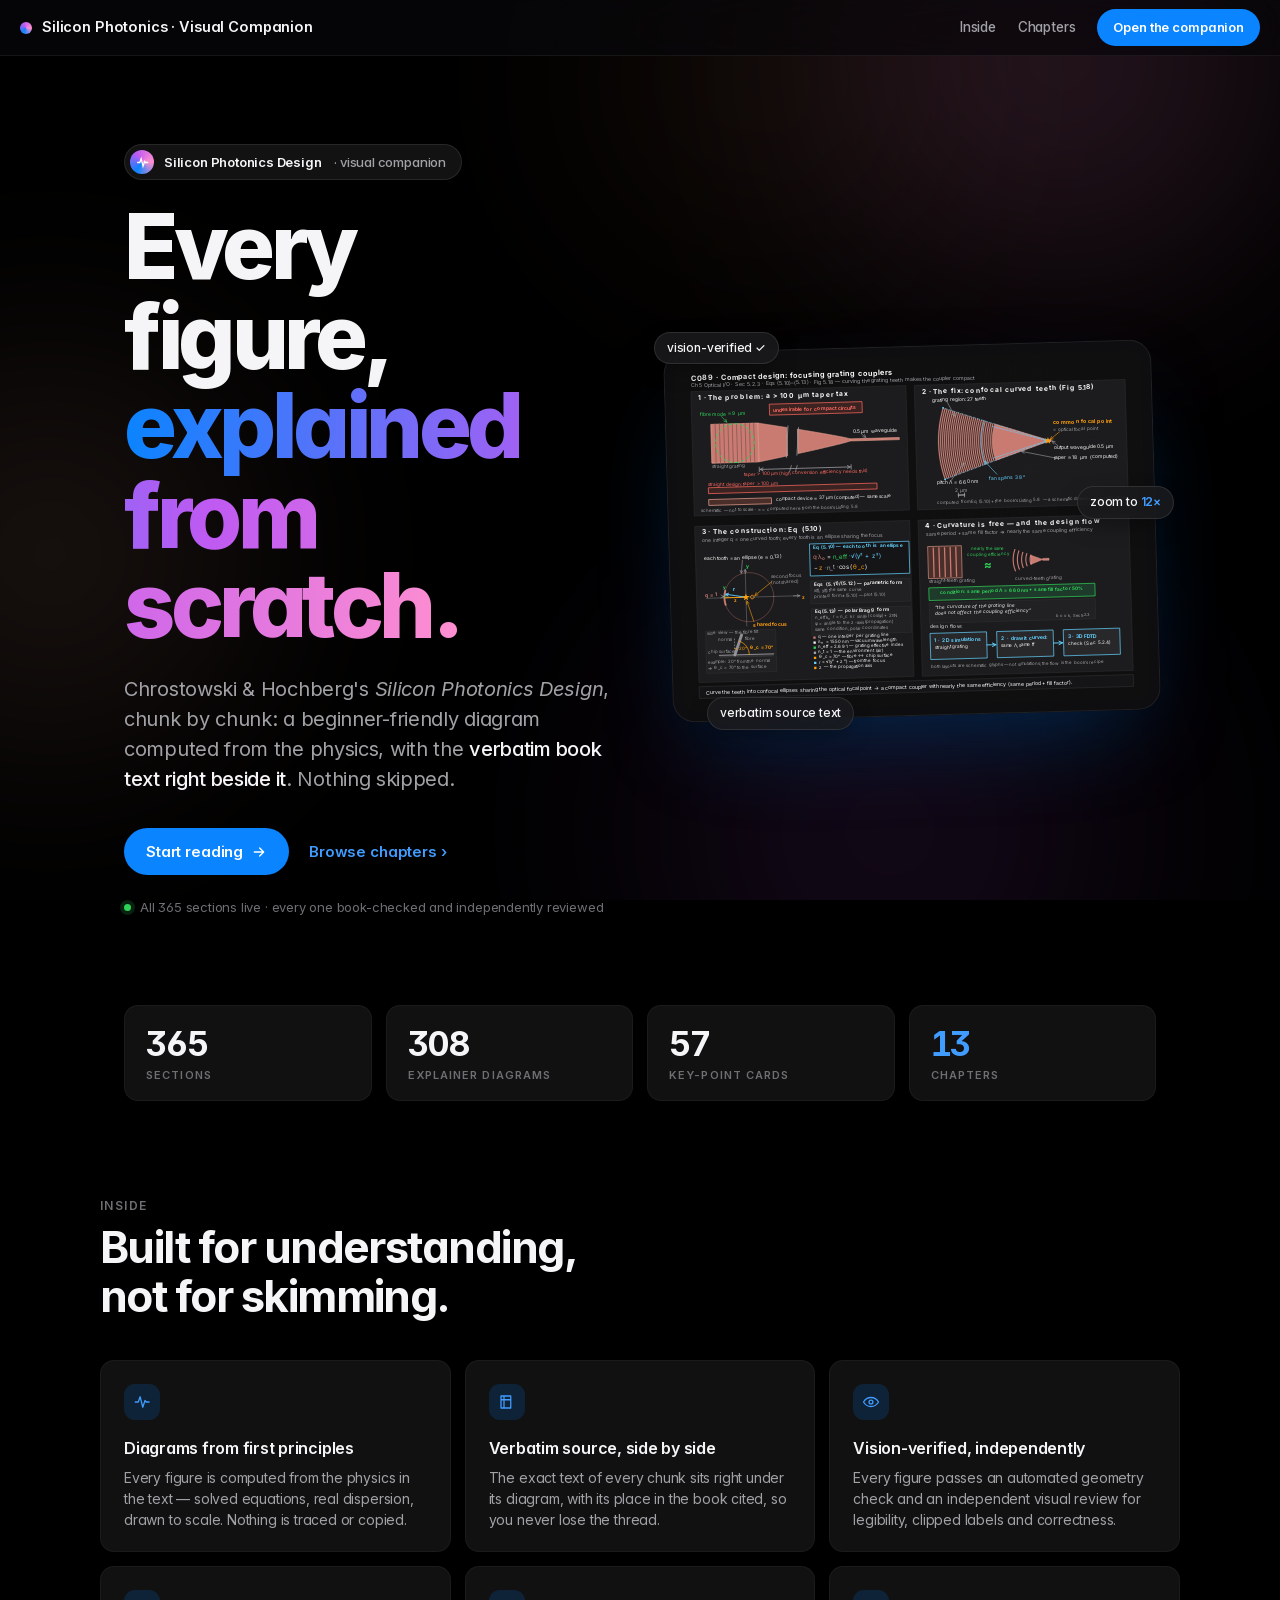
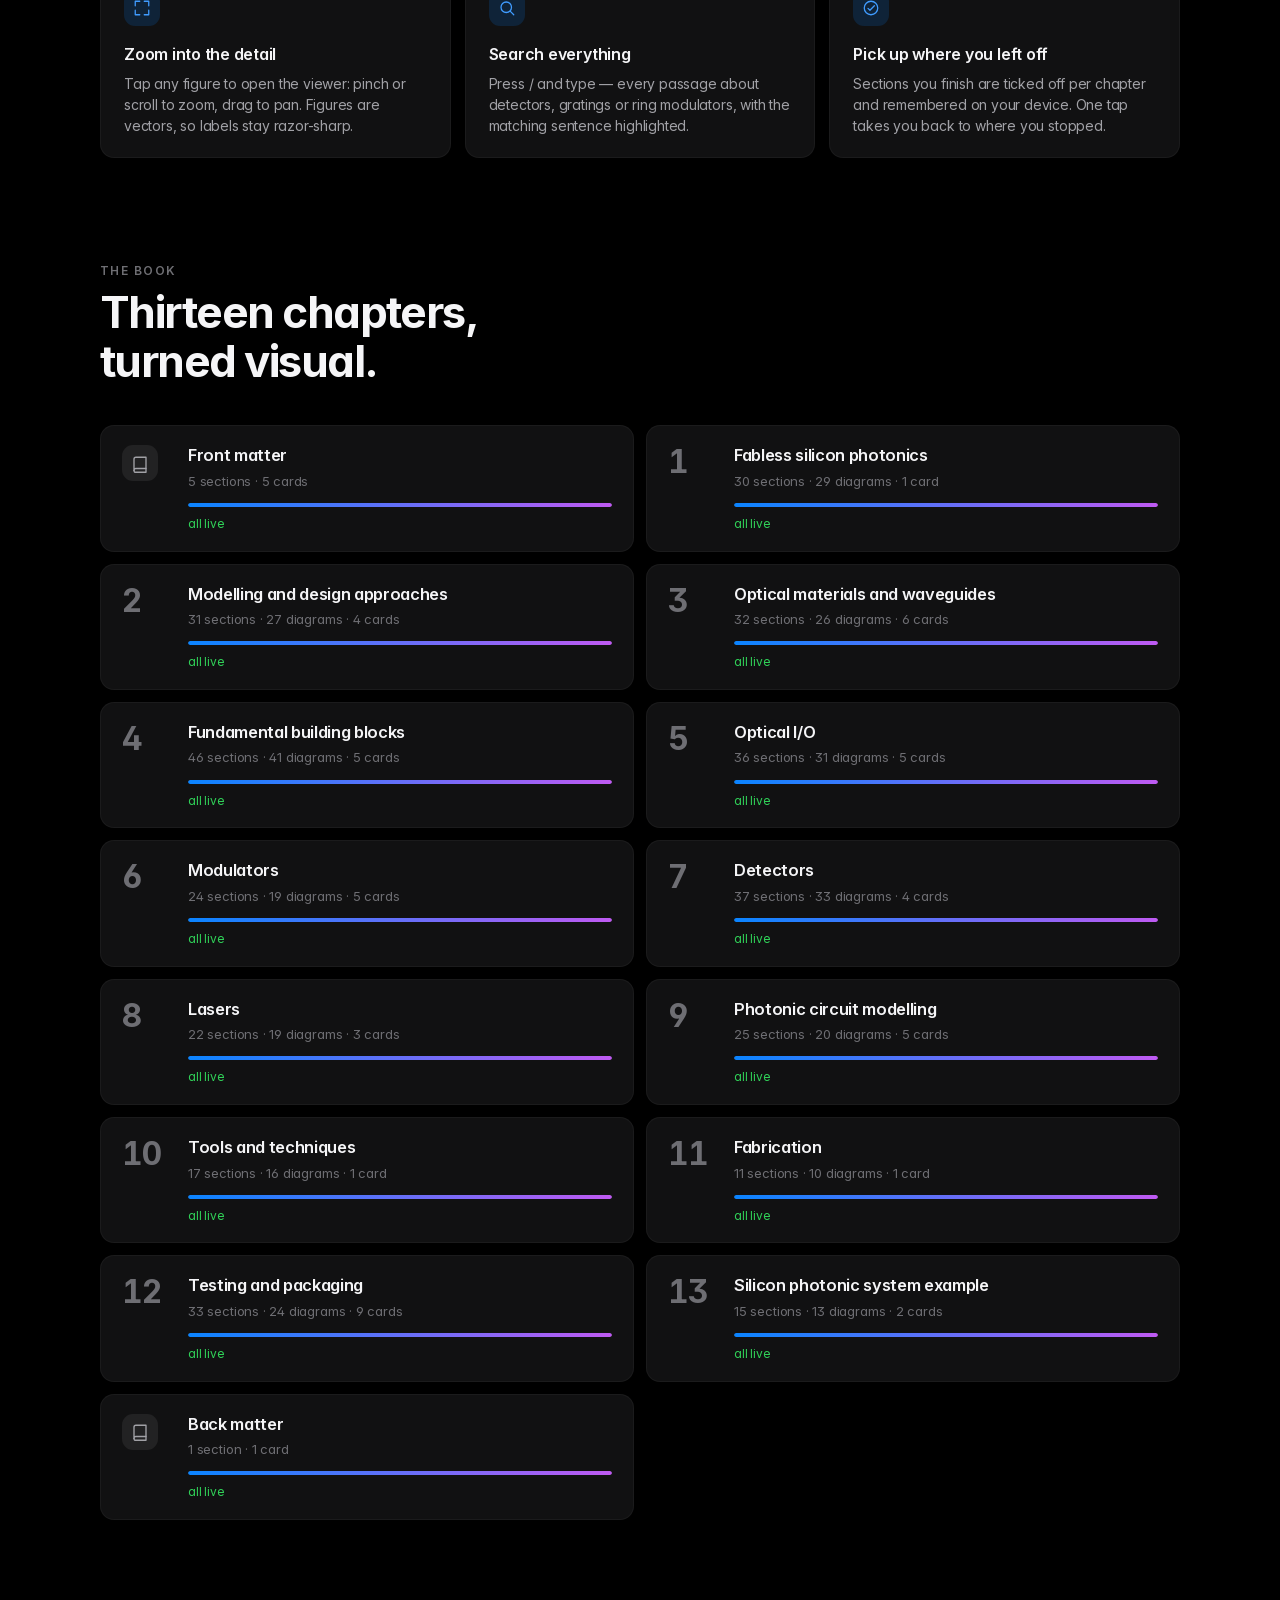
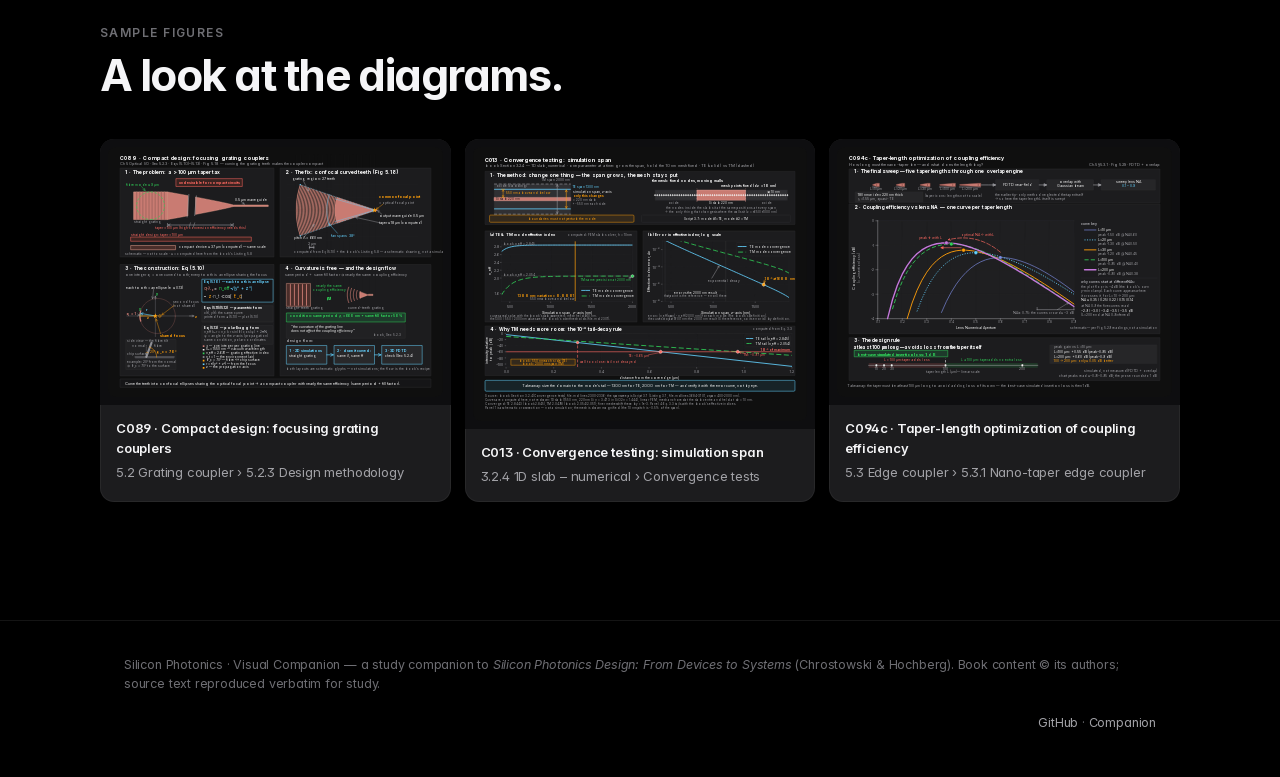
<file: index.html>
<!DOCTYPE html>
<html lang="en">
<head>
<meta charset="utf-8">
<meta name="viewport" content="width=device-width, initial-scale=1, viewport-fit=cover">
<meta name="theme-color" content="#000000">
<title>Silicon Photonics · Visual Companion</title>
<meta name="description" content="An interactive visual companion to Silicon Photonics Design: From Devices to Systems — every chunk of the book with an annotated explainer diagram and its verbatim source text.">
<meta property="og:title" content="Silicon Photonics · Visual Companion">
<meta property="og:description" content="Every chunk of the book, paired with an explainer diagram generated from the physics — plus the verbatim source text.">
<meta property="og:image" content="assets/og.png">
<link rel="icon" href="assets/favicon.svg">
<link rel="preload" href="fonts/inter-800.woff2" as="font" type="font/woff2" crossorigin>
<link rel="stylesheet" href="assets/site.css">
</head>
<body class="landing">
<div class="ambient"><i class="b1"></i><i class="b2"></i><i class="b3"></i><i class="b4"></i></div>

<nav class="top">
  <a class="brand" href="index.html"><span class="dot"></span><span class="bt">Silicon Photonics <span class="bt2">· Visual Companion</span></span></a>
  <div class="links">
    <a class="hide-sm" href="#inside">Inside</a>
    <a class="hide-sm" href="#chapters">Chapters</a>
    <a class="btn btn-primary btn-sm" href="app.html" data-continue>Open the companion</a>
  </div>
</nav>

<header class="hero wrap">
  <div class="grid">
    <div class="copy">
      <span class="badgepill"><span class="bp-ic"><svg viewBox="0 0 24 24" fill="none" stroke="currentColor" stroke-width="2.4" stroke-linecap="round"><path d="M3 12h4l2.5-7 3.5 14 3-9 1.5 2h4"/></svg></span><b>Silicon Photonics Design</b><span class="hide-xs">&nbsp;· visual companion</span></span>
      <h1 class="display">Every figure,<br><span class="grad">explained from scratch.</span></h1>
      <p class="lede">Chrostowski &amp; Hochberg's <i>Silicon Photonics Design</i>, chunk by chunk: a beginner-friendly
      diagram computed from the physics, with the <b>verbatim book text right beside it</b>. Nothing skipped.</p>
      <div class="cta">
        <a class="btn btn-primary" href="app.html" data-continue>Start reading <svg viewBox="0 0 24 24" fill="none" stroke="currentColor" stroke-width="2" stroke-linecap="round" stroke-linejoin="round"><path d="M5 12h14M13 6l6 6-6 6"/></svg></a>
        <a class="btn btn-glass" id="resume" href="app.html" hidden>Continue · <span class="rs"></span></a>
        <a class="btn btn-plain" href="#chapters">Browse chapters ›</a>
      </div>
      <div class="mini"><span class="live-dot"></span>All 365 sections live · every one book-checked and independently reviewed</div>
    </div>
    <a class="visual" href="app.html#s-C089" aria-label="Open this figure in the companion"><div class="figfloat"><img src="figs/C089_focusing-grating-couplers.svg" alt="Compact design: focusing grating couplers" width="799" height="597"></div><span class="pill p1">vision-verified ✓</span><span class="pill p2">zoom to <b>12×</b></span><span class="pill p3">verbatim source text</span></a>
  </div>
</header>

<div class="wrap"><div class="stats">
  <div class="st"><b data-count="365">365</b><span>sections</span></div>
  <div class="st"><b data-count="308">308</b><span>explainer diagrams</span></div>
  <div class="st"><b data-count="57">57</b><span>key-point cards</span></div>
  <div class="st hl"><b data-count="13">13</b><span>chapters</span></div>
</div></div>

<section id="inside" class="sec wrap">
  <div class="kicker reveal">Inside</div>
  <h2 class="sect reveal">Built for understanding,<br>not for skimming.</h2>
  <div class="feats"><div class="feat reveal"><div class="ic"><svg viewBox="0 0 24 24" fill="none" stroke="currentColor" stroke-width="1.7" stroke-linecap="round" stroke-linejoin="round"><path d="M3 12h4l2.5-7 3.5 14 3-9 1.5 2h4"/></svg></div><h3>Diagrams from first principles</h3><p>Every figure is computed from the physics in the text — solved equations, real dispersion, drawn to scale. Nothing is traced or copied.</p></div>
<div class="feat reveal"><div class="ic"><svg viewBox="0 0 24 24" fill="none" stroke="currentColor" stroke-width="1.7" stroke-linecap="round" stroke-linejoin="round"><path d="M4 4h13v16H4zM8 4v16M4 9h13"/></svg></div><h3>Verbatim source, side by side</h3><p>The exact text of every chunk sits right under its diagram, with its place in the book cited, so you never lose the thread.</p></div>
<div class="feat reveal"><div class="ic"><svg viewBox="0 0 24 24" fill="none" stroke="currentColor" stroke-width="1.7" stroke-linecap="round" stroke-linejoin="round"><path d="M2 12s3.5-6 10-6 10 6 10 6-3.5 6-10 6S2 12 2 12z"/><circle cx="12" cy="12" r="2.6"/></svg></div><h3>Vision-verified, independently</h3><p>Every figure passes an automated geometry check and an independent visual review for legibility, clipped labels and correctness.</p></div>
<div class="feat reveal"><div class="ic"><svg viewBox="0 0 24 24" fill="none" stroke="currentColor" stroke-width="1.7" stroke-linecap="round" stroke-linejoin="round"><path d="M9 3H3v6M15 3h6v6M9 21H3v-6M21 15v6h-6"/></svg></div><h3>Zoom into the detail</h3><p>Tap any figure to open the viewer: pinch or scroll to zoom, drag to pan. Figures are vectors, so labels stay razor-sharp.</p></div>
<div class="feat reveal"><div class="ic"><svg viewBox="0 0 24 24" fill="none" stroke="currentColor" stroke-width="1.7" stroke-linecap="round" stroke-linejoin="round"><circle cx="11" cy="11" r="7"/><path d="M21 21l-4.5-4.5"/></svg></div><h3>Search everything</h3><p>Press / and type — every passage about detectors, gratings or ring modulators, with the matching sentence highlighted.</p></div>
<div class="feat reveal"><div class="ic"><svg viewBox="0 0 24 24" fill="none" stroke="currentColor" stroke-width="1.7" stroke-linecap="round" stroke-linejoin="round"><circle cx="12" cy="12" r="9"/><path d="M8 12.5l2.6 2.5L16.5 9"/></svg></div><h3>Pick up where you left off</h3><p>Sections you finish are ticked off per chapter and remembered on your device. One tap takes you back to where you stopped.</p></div></div>
</section>

<section id="chapters" class="sec wrap">
  <div class="kicker reveal">The book</div>
  <h2 class="sect reveal">Thirteen chapters,<br>turned visual.</h2>
  <div class="chgrid"><a class="chcard reveal" href="app.html#s-S1" data-ids="S1 C001 C002 C003 S508 C004 C005"><span class="num ico"><svg viewBox="0 0 24 24" fill="none" stroke="currentColor" stroke-width="1.8" stroke-linecap="round" stroke-linejoin="round"><path d="M4 5.5A2.5 2.5 0 0 1 6.5 3H20v15H6.5A2.5 2.5 0 0 0 4 20.5z"/><path d="M4 20.5A2.5 2.5 0 0 0 6.5 23H20v-5"/></svg></span><div class="body"><div class="name">Front matter</div><div class="meta">5 sections · 5 cards</div><div class="bar"><i style="width:100%"></i></div><div class="foot"><span class="live full">all live</span><span class="mine"></span></div></div></a>
<a class="chcard reveal" href="app.html#s-C201" data-ids="C201 C202 C203 C204 C205 C206 C207 C208 C209 C210 C211 C212 C213 C214 C215 C216 C217 C218 C219 C220 C221 C222 C223 C224 C225 C226 C227 C228 C229 C230"><span class="num">1</span><div class="body"><div class="name">Fabless silicon photonics</div><div class="meta">30 sections · 29 diagrams · 1 card</div><div class="bar"><i style="width:100%"></i></div><div class="foot"><span class="live full">all live</span><span class="mine"></span></div></div></a>
<a class="chcard reveal" href="app.html#s-C241" data-ids="C241 C242 C243 C244 C245 C246 C247 C248 C249 C250 C251 C252 C253 C254 C255 C256 C257 C258 C259 C260 C261 C262 C263 C264 C265 C266 C267 C268 C269 C270 C271"><span class="num">2</span><div class="body"><div class="name">Modelling and design approaches</div><div class="meta">31 sections · 27 diagrams · 4 cards</div><div class="bar"><i style="width:100%"></i></div><div class="foot"><span class="live full">all live</span><span class="mine"></span></div></div></a>
<a class="chcard reveal" href="app.html#s-C006" data-ids="C006 C007a C007b C008 C009 C010a C010b C011 C012 C013 C014 C015 C016 C017 C018 C019 C020a C020b C021 C022 C023 C024 C025 C026 C027 C028a C028b S3457 C029 C030 C031 C032 S4214 C033"><span class="num">3</span><div class="body"><div class="name">Optical materials and waveguides</div><div class="meta">32 sections · 26 diagrams · 6 cards</div><div class="bar"><i style="width:100%"></i></div><div class="foot"><span class="live full">all live</span><span class="mine"></span></div></div></a>
<a class="chcard reveal" href="app.html#s-C034" data-ids="C034 C035 C036a C036b C036c C037 C038 C039 C040 C041a C041b C042 C043 C044 C045 C046 C047 C048 C049 C050 C051 C052 C281 C053 C054 C055 C056 C057 C058 C059a C059b C059c C060 C061 C062 C063 C064 C065 C066 C067 C068 C069 C070 C071 C072 S7376 C073"><span class="num">4</span><div class="body"><div class="name">Fundamental building blocks</div><div class="meta">46 sections · 41 diagrams · 5 cards</div><div class="bar"><i style="width:100%"></i></div><div class="foot"><span class="live full">all live</span><span class="mine"></span></div></div></a>
<a class="chcard reveal" href="app.html#s-C074" data-ids="C074 C075 C076 C077 C078 C079 C080 C081 C082 C083 C084 C085a C085b C086 C087a C087b C088 C089 C090a C090b C091 C092 C093a C093b C094a C094b C094c C095 C096 C097 C098 C099 S8811 C100 C101 C102 S9932 C103"><span class="num">5</span><div class="body"><div class="name">Optical I/O</div><div class="meta">36 sections · 31 diagrams · 5 cards</div><div class="bar"><i style="width:100%"></i></div><div class="foot"><span class="live full">all live</span><span class="mine"></span></div></div></a>
<a class="chcard reveal" href="app.html#s-C104" data-ids="C104 C105 C106 C107 C108 C109 C110 C111 C112 C113 C114 C115a C115b C116 C117 C118a C118b C118c C119 C120 S11261 C121 C122 C123 S12219 C124"><span class="num">6</span><div class="body"><div class="name">Modulators</div><div class="meta">24 sections · 19 diagrams · 5 cards</div><div class="bar"><i style="width:100%"></i></div><div class="foot"><span class="live full">all live</span><span class="mine"></span></div></div></a>
<a class="chcard reveal" href="app.html#s-C290" data-ids="C290 C291 C292 C293 C294 C295 C296 C297 C298 C299 C300 C301 C302 C303 C304 C305 C306 C307 C308 C309 C310 C311 C312 C313 C314 C315 C316 C317 C318 C319 C320 C321 C322 C323 C324 C325 C326"><span class="num">7</span><div class="body"><div class="name">Detectors</div><div class="meta">37 sections · 33 diagrams · 4 cards</div><div class="bar"><i style="width:100%"></i></div><div class="foot"><span class="live full">all live</span><span class="mine"></span></div></div></a>
<a class="chcard reveal" href="app.html#s-C330" data-ids="C330 C331 C332 C333 C334 C335 C336 C337 C338 C339 C340 C341 C342 C343 C344 C345 C346 C347 C348 C349 C350 C351"><span class="num">8</span><div class="body"><div class="name">Lasers</div><div class="meta">22 sections · 19 diagrams · 3 cards</div><div class="bar"><i style="width:100%"></i></div><div class="foot"><span class="live full">all live</span><span class="mine"></span></div></div></a>
<a class="chcard reveal" href="app.html#s-C370" data-ids="C370 C371 C372 C373 C374 C375 C376 C377 C378 C379 C380 C381 C382 C383 C384 C385 C386 C387 C388 C389 C390 C391 C392 C393 C394"><span class="num">9</span><div class="body"><div class="name">Photonic circuit modelling</div><div class="meta">25 sections · 20 diagrams · 5 cards</div><div class="bar"><i style="width:100%"></i></div><div class="foot"><span class="live full">all live</span><span class="mine"></span></div></div></a>
<a class="chcard reveal" href="app.html#s-C125a" data-ids="C125a C125b C126 C127 C128 S16036 C129 C130 C131 C132 C133 C134 C135 C136 C137 C138 C139 S16831 C140"><span class="num">10</span><div class="body"><div class="name">Tools and techniques</div><div class="meta">17 sections · 16 diagrams · 1 card</div><div class="bar"><i style="width:100%"></i></div><div class="foot"><span class="live full">all live</span><span class="mine"></span></div></div></a>
<a class="chcard reveal" href="app.html#s-C141" data-ids="C141 C142 C143 C144 C145 C146a C146b C147 C148 C149 C150"><span class="num">11</span><div class="body"><div class="name">Fabrication</div><div class="meta">11 sections · 10 diagrams · 1 card</div><div class="bar"><i style="width:100%"></i></div><div class="foot"><span class="live full">all live</span><span class="mine"></span></div></div></a>
<a class="chcard reveal" href="app.html#s-C410" data-ids="C410 C411 C412 C413 C414 C415 C416 C417 C418 C419 C420 C421 C422 C423 C424 C425 C426 C427 C428 C429 C430 C431 C432 C433 C434 C435 C436 C437 C438 C439 C440 C441 C442"><span class="num">12</span><div class="body"><div class="name">Testing and packaging</div><div class="meta">33 sections · 24 diagrams · 9 cards</div><div class="bar"><i style="width:100%"></i></div><div class="foot"><span class="live full">all live</span><span class="mine"></span></div></div></a>
<a class="chcard reveal" href="app.html#s-C450" data-ids="C450 C451 C452 C453 C454 C455 C456 C457 C458 C459 C460 C461 C462 C463 C464"><span class="num">13</span><div class="body"><div class="name">Silicon photonic system example</div><div class="meta">15 sections · 13 diagrams · 2 cards</div><div class="bar"><i style="width:100%"></i></div><div class="foot"><span class="live full">all live</span><span class="mine"></span></div></div></a>
<a class="chcard reveal" href="app.html#s-C151" data-ids="C151"><span class="num ico"><svg viewBox="0 0 24 24" fill="none" stroke="currentColor" stroke-width="1.8" stroke-linecap="round" stroke-linejoin="round"><path d="M4 5.5A2.5 2.5 0 0 1 6.5 3H20v15H6.5A2.5 2.5 0 0 0 4 20.5z"/><path d="M4 20.5A2.5 2.5 0 0 0 6.5 23H20v-5"/></svg></span><div class="body"><div class="name">Back matter</div><div class="meta">1 section · 1 card</div><div class="bar"><i style="width:100%"></i></div><div class="foot"><span class="live full">all live</span><span class="mine"></span></div></div></a></div>
</section>

<section id="showcase" class="sec wrap">
  <div class="kicker reveal">Sample figures</div>
  <h2 class="sect reveal">A look at the diagrams.</h2>
  <div class="show"><a class="shot reveal" href="app.html#s-C089"><div class="im"><img src="figs/C089_focusing-grating-couplers.svg" alt="Compact design: focusing grating couplers" loading="lazy" width="799" height="597"></div><div class="cap"><b>C089 · Compact design: focusing grating couplers</b><span>5.2 Grating coupler › 5.2.3 Design methodology</span></div></a>
<a class="shot reveal" href="app.html#s-C013"><div class="im"><img src="figs/C013_span-convergence.svg" alt="Convergence testing: simulation span" loading="lazy" width="799" height="655"></div><div class="cap"><b>C013 · Convergence testing: simulation span</b><span>3.2.4 1D slab – numerical › Convergence tests</span></div></a>
<a class="shot reveal" href="app.html#s-C094c"><div class="im"><img src="figs/C094c_taper-length-optimization.svg" alt="Taper-length optimization of coupling efficiency" loading="lazy" width="799" height="597"></div><div class="cap"><b>C094c · Taper-length optimization of coupling efficiency</b><span>5.3 Edge coupler › 5.3.1 Nano-taper edge coupler</span></div></a></div>
</section>

<footer>
  <div class="wrap"><div class="row">
    <span>Silicon Photonics · Visual Companion — a study companion to <i>Silicon Photonics Design: From Devices to Systems</i> (Chrostowski &amp; Hochberg). Book content © its authors; source text reproduced verbatim for study.</span>
    <span class="sp"><a href="https://github.com/jabezcharles420/silicon-photonics-companion">GitHub</a> · <a href="app.html">Companion</a></span>
  </div></div>
</footer>

<script src="assets/landing.js"></script>
</body>
</html>
</file>
<file: assets/site.css>
/* ============================================================
   Silicon Photonics · Visual Companion — design system
   Dark, Apple-inspired ("liquid glass"): #000 canvas, elevated
   #1C1C1E surfaces, frosted materials, radius 14, no hard borders.
   Figures share the same tokens (scripts/house_style.py) and
   embed Inter, so page and diagrams read as one surface.
   ============================================================ */

@font-face { font-family: 'Inter'; src: url('../fonts/inter-400.woff2') format('woff2'); font-weight: 400; font-style: normal; font-display: swap; }
@font-face { font-family: 'Inter'; src: url('../fonts/inter-500.woff2') format('woff2'); font-weight: 500; font-style: normal; font-display: swap; }
@font-face { font-family: 'Inter'; src: url('../fonts/inter-600.woff2') format('woff2'); font-weight: 600; font-style: normal; font-display: swap; }
@font-face { font-family: 'Inter'; src: url('../fonts/inter-700.woff2') format('woff2'); font-weight: 700; font-style: normal; font-display: swap; }
@font-face { font-family: 'Inter'; src: url('../fonts/inter-800.woff2') format('woff2'); font-weight: 800; font-style: normal; font-display: swap; }
@font-face { font-family: 'Inter'; src: url('../fonts/inter-400-italic.woff2') format('woff2'); font-weight: 400 700; font-style: italic; font-display: swap; }
@font-face { font-family: 'JetBrains Mono'; src: url('../fonts/jetbrains-mono-400.woff2') format('woff2'); font-weight: 400; font-style: normal; font-display: swap; }
@font-face { font-family: 'JetBrains Mono'; src: url('../fonts/jetbrains-mono-500.woff2') format('woff2'); font-weight: 500 700; font-style: normal; font-display: swap; }

:root {
  color-scheme: dark;
  --bg: #000000;
  --bg-elev: #1c1c1e;
  --bg-group: #2c2c2e;
  --surface: rgba(28, 28, 30, 0.62);
  --surface-hi: rgba(44, 44, 46, 0.72);
  --fig: #0e0e10;
  --hair: rgba(255, 255, 255, 0.08);
  --hair-2: rgba(255, 255, 255, 0.12);
  --text: #f5f5f7;
  --text-2: #a1a1a6;
  --text-3: #6e6e73;
  --blue: #0a84ff;
  --blue-hi: #409cff;
  --blue-dim: rgba(10, 132, 255, 0.16);
  --pink: #ff8fd0;
  --peach: #ffb9a3;
  --violet: #bf5af2;
  --green: #30d158;
  --orange: #ff9f0a;
  --amber: #ffd60a;
  --red: #ff453a;
  --r-lg: 20px;
  --r: 14px;
  --r-sm: 10px;
  --font: 'Inter', -apple-system, BlinkMacSystemFont, 'SF Pro Text', 'Segoe UI', system-ui, sans-serif;
  --mono: 'JetBrains Mono', 'SF Mono', ui-monospace, Menlo, Consolas, monospace;
  --ease: cubic-bezier(0.25, 0.1, 0.25, 1);
  --ease-out: cubic-bezier(0.16, 1, 0.3, 1);
  --bar-h: 56px;
}

* { box-sizing: border-box; }
html { -webkit-font-smoothing: antialiased; -moz-osx-font-smoothing: grayscale; text-size-adjust: 100%; scroll-behavior: smooth; }
body {
  margin: 0; background: var(--bg); color: var(--text);
  font-family: var(--font); font-size: 17px; line-height: 1.55;
  letter-spacing: -0.011em; font-feature-settings: 'cv11', 'ss01';
  min-height: 100vh; overflow-x: hidden;
}
::selection { background: rgba(10, 132, 255, 0.35); }
a { color: var(--blue-hi); text-decoration: none; }
a:hover { text-decoration: underline; text-underline-offset: 3px; }
img { max-width: 100%; }
button { font-family: inherit; }
:focus-visible { outline: 2px solid var(--blue); outline-offset: 2px; border-radius: 8px; }
[hidden] { display: none !important; }
kbd { font-family: var(--mono); font-size: 11px; padding: 1px 6px; border-radius: 5px; background: rgba(255, 255, 255, 0.08);
  box-shadow: inset 0 -1px 0 rgba(255, 255, 255, 0.08); color: var(--text-2); }
@media (prefers-reduced-motion: reduce) { *, *::before, *::after { animation: none !important; transition: none !important; scroll-behavior: auto !important; } }

/* ---- ambient gradient field ---- */
.ambient { position: fixed; inset: 0; z-index: -1; overflow: hidden; pointer-events: none; }
.ambient i { position: absolute; border-radius: 50%; filter: blur(110px); }
.ambient .b1 { width: 920px; height: 920px; top: -400px; right: -240px; opacity: 0.21; background: radial-gradient(closest-side, var(--pink), transparent 70%); }
.ambient .b2 { width: 820px; height: 820px; top: 16%; left: -360px; opacity: 0.15; background: radial-gradient(closest-side, var(--peach), transparent 70%); }
.ambient .b3 { width: 1020px; height: 1020px; bottom: -440px; right: -120px; opacity: 0.14; background: radial-gradient(closest-side, var(--violet), transparent 70%); }
.ambient .b4 { width: 760px; height: 760px; top: -300px; left: 30%; opacity: 0.09; background: radial-gradient(closest-side, #ff9f6e, transparent 70%); }
.ambient.dim .b1 { opacity: 0.1; } .ambient.dim .b3 { opacity: 0.08; }

/* ---- neutral card material (no saturate(): it amplified orb tint on cards) ---- */
.card-mat, .stats .st, .feat, .chcard, .pager a, .srcbox {
  background: var(--surface);
  -webkit-backdrop-filter: blur(30px); backdrop-filter: blur(30px);
  box-shadow: inset 0 0 0 1px rgba(255, 255, 255, 0.045);
}

/* ---- top navigation (landing) ---- */
nav.top {
  position: sticky; top: 0; z-index: 60; height: 56px;
  display: flex; align-items: center; gap: 20px; padding: 0 max(20px, env(safe-area-inset-left));
  background: rgba(8, 8, 10, 0.72);
  -webkit-backdrop-filter: blur(30px) saturate(180%); backdrop-filter: blur(30px) saturate(180%);
  border-bottom: 1px solid rgba(255, 255, 255, 0.06);
}
.brand { display: flex; align-items: center; gap: 10px; font-size: 14.5px; font-weight: 600; color: var(--text); letter-spacing: -0.01em; white-space: nowrap; min-width: 0; }
.brand:hover { text-decoration: none; }
.brand .dot { width: 12px; height: 12px; border-radius: 50%; flex-shrink: 0;
  background: conic-gradient(from 210deg, var(--blue), var(--violet), var(--pink), var(--blue)); }
nav.top .links { display: flex; align-items: center; gap: 22px; margin-left: auto; }
nav.top .links a:not(.btn) { color: var(--text-2); font-size: 13.5px; font-weight: 500; }
nav.top .links a:not(.btn):hover { color: var(--text); text-decoration: none; }

/* ---- buttons ---- */
.btn {
  display: inline-flex; align-items: center; gap: 8px;
  border-radius: 980px; padding: 12px 22px; border: 0;
  font-family: var(--font); font-size: 15px; font-weight: 600; letter-spacing: -0.01em;
  cursor: pointer; transition: background 0.25s var(--ease), transform 0.25s var(--ease), box-shadow 0.25s var(--ease); white-space: nowrap;
}
.btn svg { width: 16px; height: 16px; }
.btn:hover { text-decoration: none; }
.btn-primary, .btn-primary:visited { background: var(--blue); color: #fff; }
.btn-primary:hover { background: #2690ff; transform: translateY(-1px); box-shadow: 0 10px 30px -10px rgba(10, 132, 255, 0.7); }
.btn-glass { background: rgba(255, 255, 255, 0.1); color: var(--text); }
.btn-glass:hover { background: rgba(255, 255, 255, 0.16); transform: translateY(-1px); }
.btn-glass .rs { font-family: var(--mono); font-size: 13px; color: var(--blue-hi); }
.btn-plain { background: transparent; color: var(--blue-hi); padding: 12px 4px; }
.btn-plain:hover { text-decoration: underline; text-underline-offset: 4px; }
.btn-sm { padding: 8px 16px; font-size: 13px; }

/* ---- layout ---- */
.wrap { max-width: 1080px; margin: 0 auto; padding: 0 24px; }
.kicker { font-size: 12px; font-weight: 600; letter-spacing: 0.12em; text-transform: uppercase; color: var(--text-3); }
h1.display { font-size: clamp(44px, 7vw, 92px); font-weight: 800; letter-spacing: -0.05em; line-height: 1.0; margin: 22px 0 0; }
h2.sect { font-size: clamp(28px, 4vw, 44px); font-weight: 700; letter-spacing: -0.035em; line-height: 1.1; margin: 8px 0 0; }
.grad { background: linear-gradient(92deg, var(--blue) 0%, var(--violet) 52%, var(--pink) 100%);
  -webkit-background-clip: text; background-clip: text; color: transparent; }
.lede { font-size: clamp(17px, 1.7vw, 20px); color: var(--text-2); line-height: 1.5; letter-spacing: -0.015em; }
.sec { padding: 96px 0 8px; scroll-margin-top: 40px; }

/* ---- hero ---- */
.hero { padding: 88px 24px 24px; }
.hero .grid { display: grid; grid-template-columns: minmax(0, 1fr) minmax(0, 1fr); gap: 56px; align-items: center; }
.badgepill { display: inline-flex; align-items: center; gap: 10px; padding: 6px 16px 6px 6px; border-radius: 980px;
  background: rgba(255, 255, 255, 0.07); box-shadow: inset 0 0 0 1px rgba(255, 255, 255, 0.09);
  font-size: 13px; font-weight: 500; color: var(--text-2); white-space: nowrap; }
.badgepill .bp-ic { width: 24px; height: 24px; border-radius: 50%; display: flex; align-items: center; justify-content: center;
  background: conic-gradient(from 210deg, var(--blue), var(--violet), var(--pink), var(--blue)); }
.badgepill .bp-ic svg { width: 13px; height: 13px; color: #fff; }
.badgepill b { color: var(--text); font-weight: 600; }
.hero .lede { max-width: 560px; margin: 24px 0 0; }
.hero .lede b { color: var(--text); font-weight: 500; }
.hero .cta { display: flex; gap: 12px 16px; align-items: center; margin-top: 34px; flex-wrap: wrap; }
.hero .mini { margin-top: 22px; font-size: 13px; color: var(--text-3); display: flex; align-items: center; gap: 9px; }
.live-dot { width: 7px; height: 7px; border-radius: 50%; background: var(--green); box-shadow: 0 0 0 4px rgba(48, 209, 88, 0.16); flex-shrink: 0; }
.hero .visual { position: relative; display: block; }
.hero .visual:hover { text-decoration: none; }
.hero .figfloat { border-radius: 22px; padding: 10px; background: var(--fig);
  box-shadow: inset 0 0 0 1px rgba(255, 255, 255, 0.08), 0 44px 96px -32px rgba(10, 132, 255, 0.32), 0 34px 80px -24px rgba(0, 0, 0, 0.8);
  transform: rotate(-1.6deg); transition: transform 0.6s var(--ease-out); }
.hero .visual:hover .figfloat { transform: rotate(0deg) scale(1.015); }
.hero .figfloat img { display: block; width: 100%; height: auto; border-radius: 14px; }
.hero .pill { position: absolute; padding: 7px 13px; border-radius: 980px; font-size: 12px; font-weight: 500;
  color: var(--text); background: rgba(28, 28, 30, 0.82);
  -webkit-backdrop-filter: blur(20px) saturate(180%); backdrop-filter: blur(20px) saturate(180%);
  box-shadow: inset 0 0 0 1px rgba(255, 255, 255, 0.1), 0 8px 24px -8px rgba(0, 0, 0, 0.6); white-space: nowrap; }
.hero .pill b { color: var(--blue-hi); font-weight: 600; }
.hero .p1 { top: -14px; left: -14px; } .hero .p2 { top: 38%; right: -18px; } .hero .p3 { bottom: -14px; left: 8%; }

/* ---- stats ---- */
.stats { display: grid; grid-template-columns: repeat(4, minmax(0, 1fr)); gap: 14px; margin-top: 64px; }
.stats .st { padding: 20px 22px 17px; border-radius: var(--r); }
.stats .st b { display: block; font-size: 34px; font-weight: 700; letter-spacing: -0.035em; line-height: 1.1; font-variant-numeric: tabular-nums; }
.stats .st span { display: block; margin-top: 4px; font-size: 11px; font-weight: 600; letter-spacing: 0.1em; text-transform: uppercase; color: var(--text-3); }
.stats .st.hl b { color: var(--blue-hi); }

/* ---- features ---- */
.feats { display: grid; grid-template-columns: repeat(3, 1fr); gap: 14px; margin-top: 40px; }
.feat { padding: 24px 24px 22px; border-radius: var(--r); transition: transform 0.35s var(--ease), background 0.35s var(--ease); }
.feat:hover { transform: translateY(-3px); background: var(--surface-hi); }
.feat .ic { width: 36px; height: 36px; border-radius: 11px; display: flex; align-items: center; justify-content: center;
  background: var(--blue-dim); color: var(--blue-hi); margin-bottom: 16px; }
.feat .ic svg { width: 18px; height: 18px; }
.feat h3 { margin: 0 0 6px; font-size: 16px; font-weight: 600; letter-spacing: -0.015em; }
.feat p { margin: 0; font-size: 14px; color: var(--text-2); line-height: 1.5; }

/* ---- chapters ---- */
.chgrid { display: grid; grid-template-columns: repeat(2, 1fr); gap: 12px; margin-top: 40px; }
.chcard { display: grid; grid-template-columns: 52px minmax(0, 1fr); gap: 14px; padding: 20px 22px 18px; border-radius: var(--r); color: var(--text);
  transition: transform 0.35s var(--ease), background 0.35s var(--ease); }
.chcard:hover { transform: translateY(-3px); background: var(--surface-hi); text-decoration: none; }
.chcard .num { font-size: 32px; font-weight: 700; letter-spacing: -0.045em; line-height: 1; color: var(--text-3); font-variant-numeric: tabular-nums; padding-top: 1px; }
.chcard:hover .num { color: var(--text-2); }
.chcard .num.ico { width: 36px; height: 36px; border-radius: 11px; display: flex; align-items: center; justify-content: center; background: rgba(255, 255, 255, 0.07); color: var(--text-2); }
.chcard .num.ico svg { width: 18px; height: 18px; }
.chcard .name { font-size: 16.5px; font-weight: 600; letter-spacing: -0.02em; line-height: 1.25; }
.chcard .meta { margin: 5px 0 12px; font-size: 13px; color: var(--text-3); }
.chcard .bar { height: 4px; border-radius: 4px; background: rgba(255, 255, 255, 0.08); overflow: hidden; }
.chcard .bar i { display: block; height: 100%; border-radius: 4px; background: linear-gradient(90deg, var(--blue), var(--violet)); }
.chcard .foot { display: flex; justify-content: space-between; margin-top: 8px; font-size: 12px; color: var(--text-3); }
.chcard .live.full { color: var(--green); }
.chcard .mine { color: var(--blue-hi); }

/* ---- showcase ---- */
.show { display: grid; grid-template-columns: repeat(3, 1fr); gap: 14px; margin-top: 40px; }
.shot { display: block; border-radius: var(--r); overflow: hidden; background: var(--bg-elev); color: var(--text);
  box-shadow: inset 0 0 0 1px rgba(255, 255, 255, 0.05); transition: transform 0.35s var(--ease); }
.shot:hover { transform: translateY(-3px); text-decoration: none; }
.shot .im { background: var(--fig); padding: 8px; }
.shot img { display: block; width: 100%; height: auto; border-radius: 8px; }
.shot .cap { padding: 13px 16px 16px; font-size: 13px; color: var(--text-2); display: flex; flex-direction: column; gap: 3px; }
.shot .cap b { color: var(--text); font-weight: 600; }

footer { margin-top: 110px; border-top: 1px solid var(--hair); padding: 34px 0 44px; }
footer .row { display: flex; gap: 20px 26px; align-items: center; flex-wrap: wrap; font-size: 12.5px; color: var(--text-3); }
footer a { color: var(--text-2); }
footer .sp { margin-left: auto; }

.reveal { opacity: 0; transform: translateY(16px); transition: opacity 0.8s var(--ease-out), transform 0.8s var(--ease-out); }
.reveal.in { opacity: 1; transform: none; }

@media (max-width: 980px) {
  .hero .grid { grid-template-columns: 1fr; gap: 44px; }
  .feats, .show { grid-template-columns: 1fr 1fr; }
  .stats { grid-template-columns: repeat(2, 1fr); }
}
@media (max-width: 640px) {
  .hide-sm, .bt2 { display: none; }
  .hero { padding-top: 48px; }
  .hero .pill { display: none; }
  .hero .figfloat { transform: none; }
  .feats, .show, .chgrid { grid-template-columns: 1fr; }
  .sec { padding-top: 72px; }
  .stats { margin-top: 44px; gap: 10px; }
  .stats .st { padding: 16px 16px 14px; } .stats .st b { font-size: 28px; }
  footer .sp { margin-left: 0; }
}
@media (max-width: 400px) { .hide-xs { display: none; } }

/* ============================================================
   COMPANION (app.html)
   ============================================================ */
body.app { font-size: 16px; }
.appbar {
  position: sticky; top: 0; z-index: 70; height: var(--bar-h);
  display: flex; align-items: center; gap: 14px; padding: 0 16px;
  background: rgba(8, 8, 10, 0.78);
  -webkit-backdrop-filter: blur(30px) saturate(180%); backdrop-filter: blur(30px) saturate(180%);
  border-bottom: 1px solid rgba(255, 255, 255, 0.06);
}
.appbar .brand { font-size: 14px; }
.iconbtn { width: 36px; height: 36px; border-radius: 10px; border: 0; cursor: pointer; flex-shrink: 0;
  background: transparent; color: var(--text-2); display: inline-flex; align-items: center; justify-content: center; transition: background 0.2s, color 0.2s; }
.iconbtn:hover { background: rgba(255, 255, 255, 0.08); color: var(--text); }
.iconbtn svg { width: 19px; height: 19px; }
.menubtn, .searchbtn { display: none; }
.crumb { min-width: 0; flex: 0 1 auto; font-size: 13px; color: var(--text-2); white-space: nowrap; overflow: hidden; text-overflow: ellipsis;
  padding-left: 14px; border-left: 1px solid var(--hair-2); }
.crumb span { color: var(--text-3); margin-right: 7px; }
.searchwrap { flex: 0 1 380px; margin-left: auto; position: relative; }
.searchwrap input {
  width: 100%; height: 36px; padding: 0 36px 0 36px; border-radius: 10px; border: 0;
  background: rgba(255, 255, 255, 0.07); color: var(--text); font-family: var(--font); font-size: 14px; outline: none;
  transition: background 0.25s var(--ease), box-shadow 0.25s var(--ease);
}
.searchwrap input::-webkit-search-cancel-button { filter: invert(0.6); }
.searchwrap input:focus { background: rgba(255, 255, 255, 0.1); box-shadow: 0 0 0 3px rgba(10, 132, 255, 0.35); }
.searchwrap input::placeholder { color: var(--text-3); }
.searchwrap .sicon { position: absolute; left: 12px; top: 10.5px; width: 15px; height: 15px; color: var(--text-3); pointer-events: none; }
.searchwrap .kbd { position: absolute; right: 9px; top: 8.5px; pointer-events: none; transition: opacity 0.2s; }
.prog { display: flex; align-items: center; gap: 9px; font-size: 12.5px; color: var(--text-2); white-space: nowrap; flex-shrink: 0; }
.prog b { color: var(--text); font-weight: 600; font-variant-numeric: tabular-nums; }
.ring .rt { fill: none; stroke: rgba(255, 255, 255, 0.12); stroke-width: 2.6; }
.ring .rf { fill: none; stroke: var(--green); stroke-width: 2.6; stroke-linecap: round; transition: stroke-dasharray 0.5s var(--ease); }

.shell { display: grid; grid-template-columns: 316px minmax(0, 1fr); align-items: start; }

/* ---- sidebar ---- */
.side {
  position: sticky; top: var(--bar-h); height: calc(100vh - var(--bar-h)); height: calc(100dvh - var(--bar-h));
  overflow-y: auto; overscroll-behavior: contain; padding: 12px 10px 60px;
  border-right: 1px solid rgba(255, 255, 255, 0.055);
  scrollbar-width: thin; scrollbar-color: rgba(255, 255, 255, 0.16) transparent;
}
.side::-webkit-scrollbar { width: 8px; }
.side::-webkit-scrollbar-thumb { background: rgba(255, 255, 255, 0.14); border-radius: 4px; }
.chap { border-radius: 12px; margin-bottom: 2px; }
.chap.current { background: rgba(255, 255, 255, 0.03); }
.chhead { width: 100%; display: grid; grid-template-columns: 30px minmax(0, 1fr) auto 14px; gap: 10px; align-items: center;
  padding: 10px 10px 8px; border: 0; background: none; color: var(--text); text-align: left; cursor: pointer; border-radius: 12px; }
.chhead:hover { background: rgba(255, 255, 255, 0.05); }
.cnum { font-size: 15px; font-weight: 700; letter-spacing: -0.03em; color: var(--text-3); text-align: center; font-variant-numeric: tabular-nums; }
.chap.current .cnum { color: var(--blue-hi); }
.cname { font-size: 13.5px; font-weight: 600; line-height: 1.3; letter-spacing: -0.01em; overflow: hidden; text-overflow: ellipsis; }
.cname small { display: block; font-size: 10.5px; font-weight: 600; letter-spacing: 0.08em; text-transform: uppercase; color: var(--text-3); margin-bottom: 1px; }
.ccount { font-size: 11.5px; color: var(--text-3); font-variant-numeric: tabular-nums; }
.chhead .chev { width: 14px; height: 14px; color: var(--text-3); transition: transform 0.25s var(--ease); }
.chap.open .chhead .chev { transform: rotate(90deg); }
.cbar { height: 2px; margin: 0 12px 6px 50px; border-radius: 2px; background: rgba(255, 255, 255, 0.06); overflow: hidden; }
.cbar i { display: block; height: 100%; background: var(--green); border-radius: 2px; transition: width 0.4s var(--ease); }
.chap .items { display: none; padding: 0 0 8px; }
.chap.open .items { display: block; }
a.item { display: grid; grid-template-columns: 48px minmax(0, 1fr) 14px; gap: 6px; align-items: baseline;
  padding: 7px 10px 7px 8px; border-radius: 9px; color: var(--text-2); font-size: 13px; line-height: 1.38;
  transition: background 0.15s var(--ease), color 0.15s var(--ease); }
a.item:hover { background: rgba(255, 255, 255, 0.06); color: var(--text); text-decoration: none; }
a.item.active { background: var(--blue-dim); color: var(--text); }
a.item.active .iid { color: var(--blue-hi); }
a.item .iid { font-family: var(--mono); font-size: 10.5px; color: var(--text-3); text-align: right; }
a.item.src .it { font-style: italic; color: var(--text-3); }
a.item .st { width: 14px; font-size: 11px; color: var(--green); text-align: center; }
a.item .st.pd::after { content: ''; display: inline-block; width: 6px; height: 6px; border-radius: 50%; border: 1.5px solid var(--orange); opacity: 0.8; }
.rhead { display: flex; align-items: center; gap: 10px; padding: 6px 10px 12px; font-size: 12.5px; color: var(--text-2); }
.rhead b { color: var(--text); font-weight: 600; }
.rhead .clear { margin-left: auto; border: 0; background: rgba(255, 255, 255, 0.08); color: var(--text); border-radius: 980px; padding: 4px 11px; font-size: 12px; cursor: pointer; }
.rch { padding: 10px 10px 2px 64px; font-size: 10.5px; font-weight: 600; letter-spacing: 0.08em; text-transform: uppercase; color: var(--text-3); }
.snip { display: block; margin-top: 3px; font-size: 12px; color: var(--text-3); line-height: 1.45; }
mark { background: rgba(255, 214, 10, 0.22); color: var(--text); border-radius: 3px; padding: 0 1px; }
.scrim { display: none; }

/* ---- main column ---- */
.main { min-width: 0; padding: 40px 48px 110px; }
.main .inner { max-width: 1000px; margin: 0 auto; }
.kick { font-size: 12px; font-weight: 600; letter-spacing: 0.08em; text-transform: uppercase; color: var(--text-3); }
.stitle { margin: 8px 0 0; font-size: clamp(26px, 3.2vw, 38px); font-weight: 700; letter-spacing: -0.035em; line-height: 1.12; text-wrap: balance; }
.chips { display: flex; flex-wrap: wrap; gap: 8px; margin-top: 16px; align-items: center; }
.chip { display: inline-flex; align-items: center; gap: 6px; height: 26px; padding: 0 11px; border-radius: 980px; border: 0;
  font-size: 12px; font-weight: 600; background: rgba(255, 255, 255, 0.08); color: var(--text-2); white-space: nowrap; }
.chip.id { font-family: var(--mono); font-weight: 500; color: var(--text); }
.chip.blue { background: var(--blue-dim); color: var(--blue-hi); }
.chip.amber { background: rgba(255, 214, 10, 0.13); color: var(--amber); }
.chip.warn { background: rgba(255, 159, 10, 0.14); color: var(--orange); }
.chip.plain { background: transparent; box-shadow: inset 0 0 0 1px var(--hair-2); font-weight: 500; max-width: 100%; overflow: hidden; text-overflow: ellipsis; }
.chip.toggle { cursor: pointer; margin-left: auto; transition: background 0.2s, color 0.2s; }
.chip.toggle svg { width: 13px; height: 13px; opacity: 0.5; }
.chip.toggle:hover { background: rgba(255, 255, 255, 0.13); color: var(--text); }
.chip.toggle.on { background: rgba(48, 209, 88, 0.15); color: var(--green); }
.chip.toggle.on svg { opacity: 1; }
.pdot { width: 7px; height: 7px; border-radius: 50%; background: var(--orange); flex-shrink: 0; animation: pulse 1.6s ease-in-out infinite; }
@keyframes pulse { 0%, 100% { opacity: 1; } 50% { opacity: 0.35; } }

/* figure */
.figcard { margin: 26px 0 0; border-radius: var(--r-lg); background: var(--fig); padding: 10px;
  box-shadow: inset 0 0 0 1px rgba(255, 255, 255, 0.06), 0 30px 80px -40px rgba(0, 0, 0, 0.9); }
.figbtn { position: relative; display: block; width: 100%; padding: 0; border: 0; background: var(--fig); border-radius: 12px;
  cursor: zoom-in; overflow: hidden; }
.figbtn img { display: block; width: 100%; height: auto; }
.figbtn .expand { position: absolute; right: 12px; bottom: 12px; display: inline-flex; align-items: center; gap: 7px;
  padding: 7px 12px; border-radius: 980px; font-size: 12.5px; font-weight: 600; color: var(--text);
  background: rgba(28, 28, 30, 0.78); -webkit-backdrop-filter: blur(20px); backdrop-filter: blur(20px);
  box-shadow: inset 0 0 0 1px rgba(255, 255, 255, 0.12); opacity: 0; transform: translateY(4px); transition: opacity 0.25s, transform 0.25s; }
.figbtn .expand svg { width: 13px; height: 13px; }
.figbtn:hover .expand, .figbtn:focus-visible .expand { opacity: 1; transform: none; }
@media (hover: none) { .figbtn .expand { opacity: 1; transform: none; } }
.figcard figcaption { display: flex; gap: 14px; align-items: baseline; justify-content: space-between; padding: 11px 6px 3px; font-size: 12.5px; color: var(--text-3); }
.figcard figcaption a { color: var(--text-2); white-space: nowrap; }
.figcard.pending { padding: 18px; display: grid; gap: 16px; background: var(--surface); box-shadow: inset 0 0 0 1px rgba(255, 255, 255, 0.05); }
.sk { display: grid; grid-template-columns: 1.3fr 1fr 1fr; gap: 10px; height: 96px; }
.sk i { border-radius: 10px; background: linear-gradient(110deg, rgba(255,255,255,0.04) 30%, rgba(255,255,255,0.085) 50%, rgba(255,255,255,0.04) 70%);
  background-size: 220% 100%; animation: shimmer 2.4s linear infinite; }
.sk i:nth-child(2) { animation-delay: 0.2s; } .sk i:nth-child(3) { animation-delay: 0.4s; }
@keyframes shimmer { from { background-position: 130% 0; } to { background-position: -90% 0; } }
.pmsg { display: flex; align-items: center; gap: 12px; font-size: 14px; color: var(--text-2); line-height: 1.45; }
.pmsg b { color: var(--text); font-weight: 600; margin-right: 5px; }

/* source text */
.srcbox { margin-top: 22px; border-radius: var(--r-lg); }
.srchead { width: 100%; display: flex; align-items: baseline; gap: 12px; padding: 18px 24px; border: 0; background: none;
  color: var(--text); cursor: pointer; text-align: left; border-radius: var(--r-lg); }
.srchead .t { display: flex; flex-wrap: wrap; align-items: baseline; gap: 2px 12px; min-width: 0; }
.srchead .lbl { font-size: 15px; font-weight: 700; letter-spacing: -0.015em; }
.srchead .sub { font-size: 12.5px; color: var(--text-3); }
.srchead .chev { width: 15px; height: 15px; color: var(--text-3); margin-left: auto; align-self: center; transition: transform 0.25s var(--ease); }
.srcbox:not(.open) .srchead .chev { transform: rotate(-90deg); }
.srcbox:not(.open) .body { display: none; }
.prose { padding: 4px 32px 30px; border-top: 1px solid var(--hair); max-width: none; }
.prose > * { max-width: 72ch; }
.prose h1, .prose h2, .prose h3, .prose h4 { color: var(--text); letter-spacing: -0.02em; line-height: 1.25; }
.prose h1 { font-size: 22px; margin: 26px 0 8px; } .prose h2 { font-size: 19px; margin: 26px 0 8px; }
.prose h3 { font-size: 16.5px; margin: 22px 0 7px; } .prose h4 { font-size: 15px; margin: 20px 0 6px; color: var(--text-2); }
.prose p, .prose li { font-size: 16px; line-height: 1.72; color: #dcdce1; letter-spacing: -0.006em; }
.prose a { word-break: break-word; }
.prose code { font-family: var(--mono); font-size: 13px; background: rgba(255, 255, 255, 0.07); padding: 1.5px 6px; border-radius: 6px; color: #e8e8ee; }
.prose pre { background: #0b0b0d; border-radius: var(--r-sm); padding: 16px 18px; overflow-x: auto; max-width: 100%; box-shadow: inset 0 0 0 1px var(--hair); }
.prose pre code { background: none; padding: 0; font-size: 12.5px; line-height: 1.6; }
.prose blockquote { margin: 16px 0; padding: 4px 18px; border-left: 3px solid rgba(10, 132, 255, 0.6); color: var(--text-2); }
.prose table { border-collapse: collapse; margin: 16px 0; font-size: 14px; width: 100%; display: block; overflow-x: auto; }
.prose th, .prose td { text-align: left; padding: 8px 12px; border-bottom: 1px solid var(--hair); }
.prose th { color: var(--text-2); font-weight: 600; }
.prose hr { border: 0; border-top: 1px solid var(--hair); margin: 24px 0; }
.prose img { display: none; }

/* pager */
.pager { display: grid; grid-template-columns: 1fr 1fr; gap: 12px; margin-top: 36px; }
.pager a { display: flex; flex-direction: column; gap: 4px; padding: 16px 20px; border-radius: var(--r); color: var(--text-2); font-size: 12.5px;
  transition: background 0.25s var(--ease), transform 0.25s var(--ease); min-width: 0; }
.pager a:hover { background: var(--surface-hi); text-decoration: none; transform: translateY(-2px); }
.pager a span { font-weight: 600; color: var(--blue-hi); }
.pager a b { color: var(--text); font-weight: 600; font-size: 14.5px; line-height: 1.3; overflow: hidden; text-overflow: ellipsis; display: -webkit-box; -webkit-line-clamp: 2; -webkit-box-orient: vertical; }
.pager a.nxt { text-align: right; align-items: flex-end; grid-column: 2; }
.keyhint { margin: 18px 0 0; text-align: center; font-size: 12px; color: var(--text-3); }

/* lightbox */
.lightbox { position: fixed; inset: 0; z-index: 100; background: rgba(0, 0, 0, 0.94);
  -webkit-backdrop-filter: blur(12px); backdrop-filter: blur(12px); animation: fadein 0.2s var(--ease); }
@keyframes fadein { from { opacity: 0; } }
body.lb-open { overflow: hidden; }
.lb-stage { position: absolute; inset: 0; overflow: hidden; cursor: grab; touch-action: none; }
.lb-stage.grabbing { cursor: grabbing; }
.lb-stage img { position: absolute; left: 0; top: 0; max-width: none; transform-origin: 0 0; user-select: none; }
.lb-top { position: absolute; top: 0; left: 0; right: 0; display: flex; align-items: center; gap: 12px; padding: 12px 14px 12px 20px;
  background: linear-gradient(rgba(0, 0, 0, 0.7), transparent); pointer-events: none; }
.lb-top > * { pointer-events: auto; }
.lb-title { flex: 1; min-width: 0; font-size: 14px; font-weight: 600; white-space: nowrap; overflow: hidden; text-overflow: ellipsis; }
.lb-title .chip { height: 22px; font-family: var(--mono); font-weight: 500; margin-right: 10px; color: var(--text); }
.lb-top .iconbtn { background: rgba(44, 44, 46, 0.8); color: var(--text); }
.lb-bar { position: absolute; left: 50%; bottom: max(20px, env(safe-area-inset-bottom)); transform: translateX(-50%);
  display: flex; align-items: center; gap: 4px; padding: 5px; border-radius: 980px;
  background: rgba(44, 44, 46, 0.82); -webkit-backdrop-filter: blur(20px) saturate(180%); backdrop-filter: blur(20px) saturate(180%);
  box-shadow: inset 0 0 0 1px rgba(255, 255, 255, 0.1), 0 12px 40px -10px rgba(0, 0, 0, 0.8); }
.lb-bar button { height: 34px; min-width: 34px; padding: 0 10px; border: 0; border-radius: 980px; background: transparent; color: var(--text);
  font-size: 17px; cursor: pointer; }
.lb-bar button.txt { font-size: 13px; font-weight: 600; }
.lb-bar button:hover { background: rgba(255, 255, 255, 0.1); }
.lb-bar #lbpct { min-width: 52px; text-align: center; font-size: 13px; font-weight: 600; font-variant-numeric: tabular-nums; color: var(--text-2); }
.lb-bar .sep { width: 1px; height: 18px; background: var(--hair-2); margin: 0 4px; }

/* ---- companion responsive ---- */
@media (max-width: 1180px) { .crumb { display: none; } }
@media (max-width: 980px) {
  .shell { grid-template-columns: 1fr; }
  .menubtn { display: inline-flex; }
  .side { position: fixed; left: 0; top: var(--bar-h); bottom: 0; height: auto; width: min(340px, 88vw); z-index: 65;
    transform: translateX(-102%); transition: transform 0.32s var(--ease-out);
    background: rgba(14, 14, 16, 0.96); -webkit-backdrop-filter: blur(30px); backdrop-filter: blur(30px); border-right: 1px solid var(--hair); }
  body.drawer .side { transform: none; }
  .scrim { display: block; position: fixed; inset: var(--bar-h) 0 0 0; z-index: 64; background: rgba(0, 0, 0, 0.5);
    opacity: 0; pointer-events: none; transition: opacity 0.3s; }
  body.drawer .scrim { opacity: 1; pointer-events: auto; }
  .main { padding: 28px 22px 90px; }
}
@media (max-width: 680px) {
  .appbar { gap: 8px; padding: 0 8px; }
  .appbar .brand .bt { display: none; }
  .searchbtn { display: inline-flex; margin-left: auto; }
  .searchwrap { display: none; }
  body.search-open .searchwrap { display: block; position: absolute; left: 8px; right: 8px; top: 10px; margin: 0; z-index: 3; }
  body.search-open .searchwrap .kbd { display: none; }
  .prog span { display: none; }
  .main { padding: 22px 14px 80px; }
  .chip.toggle { margin-left: 0; }
  .figcard { padding: 6px; border-radius: 16px; margin-top: 20px; }
  .figcard figcaption { flex-direction: column; gap: 4px; }
  .prose { padding: 2px 18px 22px; }
  .srchead { padding: 16px 18px; }
  .srchead .t { flex-direction: column; }
  .pager { grid-template-columns: 1fr; }
  .pager a.nxt { grid-column: 1; grid-row: 1; }
  .keyhint { display: none; }
  .sk { height: 72px; }
}
</file>
